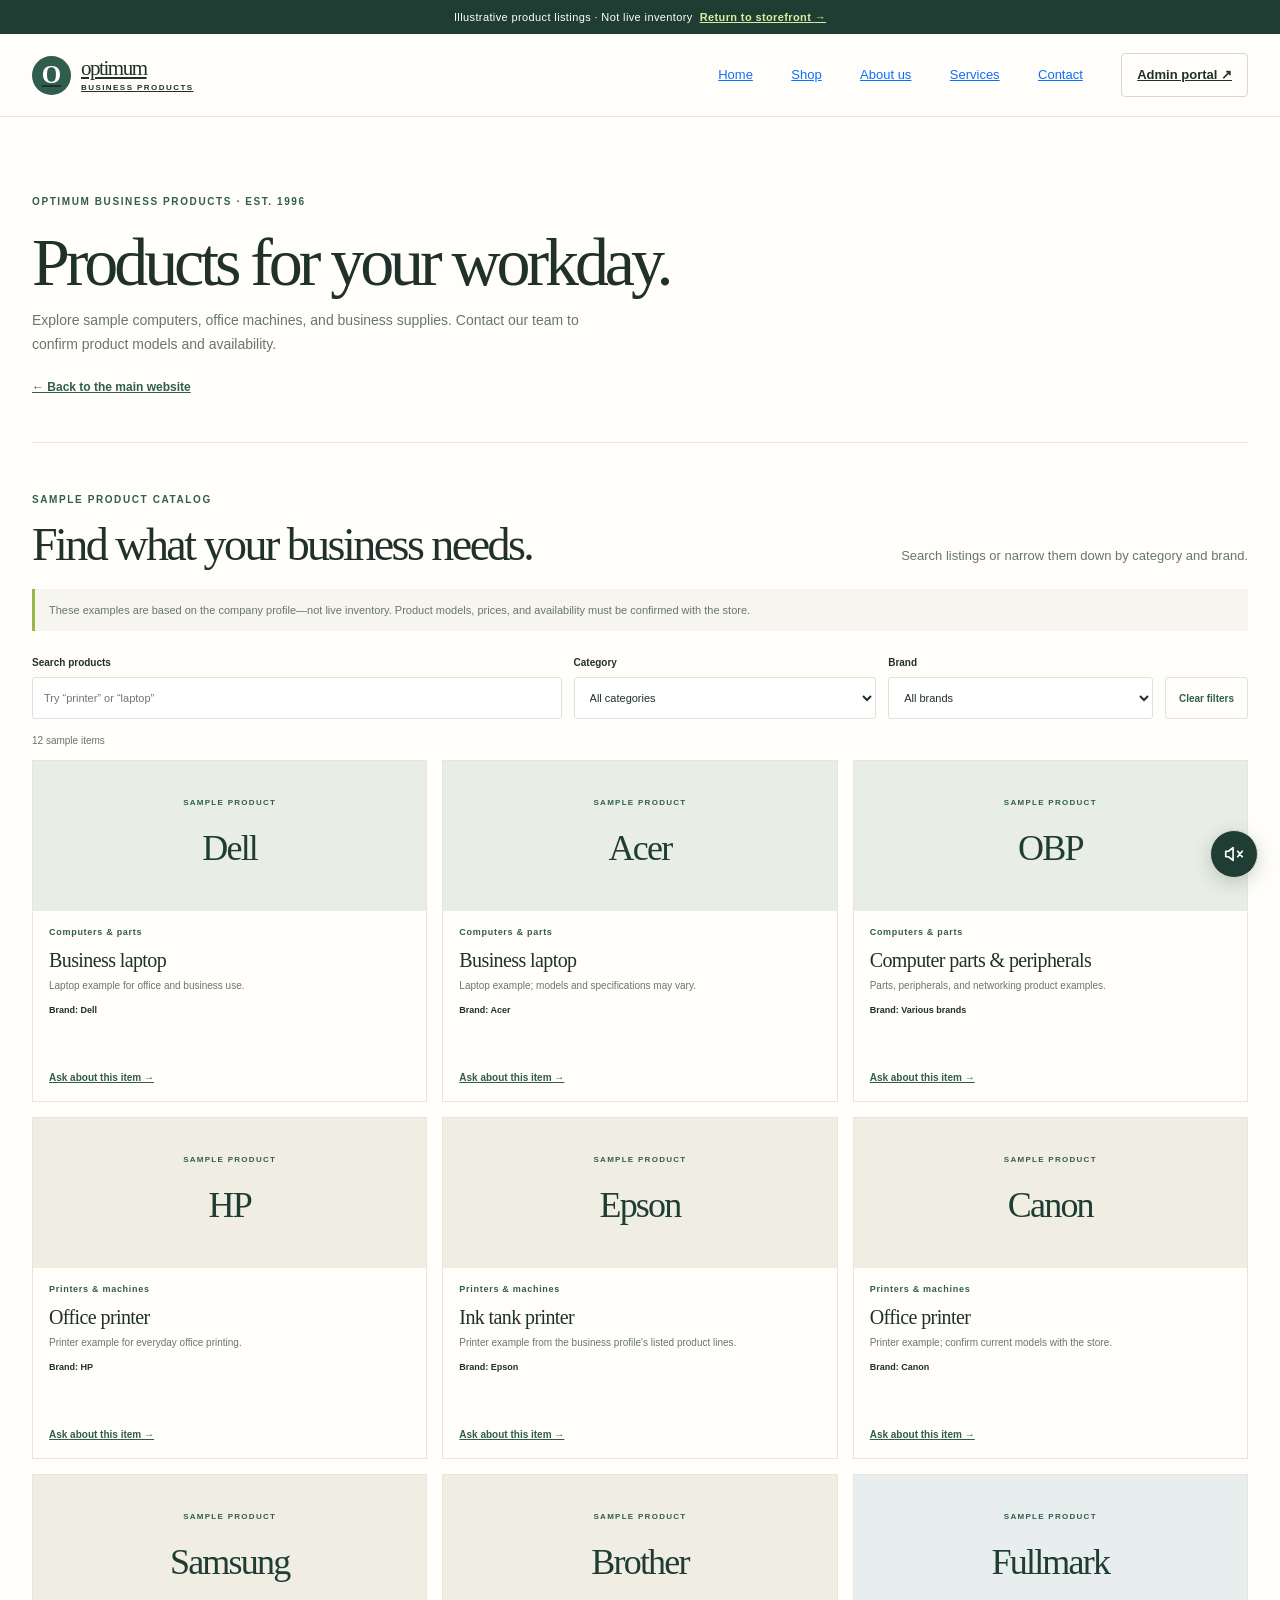
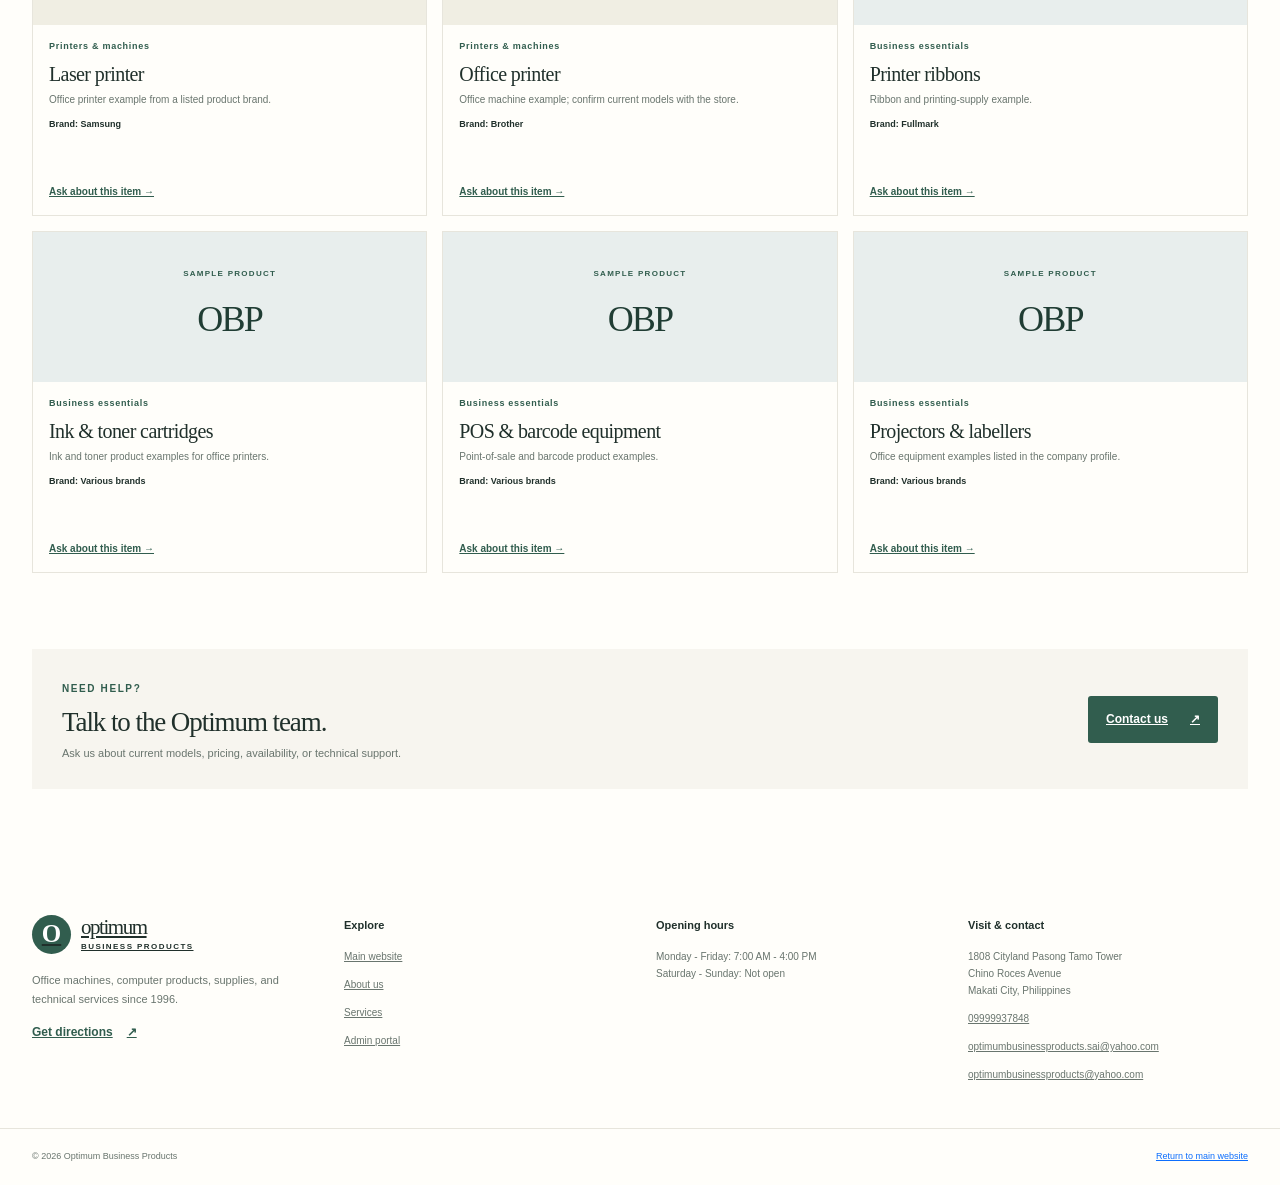
<file: OBP_website/products.html>
<!doctype html>
<html lang="en">
  <head>
    <meta charset="utf-8" />
    <meta name="viewport" content="width=device-width, initial-scale=1" />
    <meta
      name="description"
      content="Browse sample computer, printer, office equipment, and business supply listings from Optimum Business Products."
    />
    <title>Browse Products · Optimum Business Products</title>
    <link
      href="https://cdn.jsdelivr.net/npm/bootstrap@5.3.3/dist/css/bootstrap.min.css"
      rel="stylesheet"
      integrity="sha384-QWTKZyjpPEjISv5WaRU9OFeRpok6YctnYmDr5pNlyT2bRjXh0JMhjY6hW+ALEwIH"
      crossorigin="anonymous"
    />
    <link rel="stylesheet" href="/OBP_website/styles.css" />
    <script src="/OBP_website/script.js" defer></script>
  </head>
  <body class="storefront">
    <div class="store-announcement">
      <p>Illustrative product listings · Not live inventory</p>
      <a href="/">Return to storefront <span aria-hidden="true">→</span></a>
    </div>
    <header class="store-header">
      <div class="store-header-inner d-flex align-items-center justify-content-between">
        <a class="store-brand" href="/" aria-label="Optimum Business Products home">
          <span class="store-brand-mark" aria-hidden="true">O</span>
          <span class="store-brand-name">optimum<small>BUSINESS PRODUCTS</small></span>
        </a>
        <button
          class="store-menu-toggle"
          type="button"
          aria-label="Open navigation menu"
          aria-expanded="false"
          aria-controls="store-navigation"
        >
          <span></span><span></span>
        </button>
        <nav id="store-navigation" class="store-navigation" aria-label="Main navigation">
          <a href="/">Home</a>
          <a href="#products">Shop</a>
          <a href="/#about">About us</a>
          <a href="/#services">Services</a>
          <a href="/#contact">Contact</a>
          <a class="store-admin-link" href="/login">Admin portal <span aria-hidden="true">↗</span></a>
        </nav>
      </div>
    </header>

    <main class="store-catalog-page">
      <section class="store-catalog-intro">
        <span class="store-eyebrow">OPTIMUM BUSINESS PRODUCTS · EST. 1996</span>
        <h1>Products for your workday.</h1>
        <p>
          Explore sample computers, office machines, and business supplies.
          Contact our team to confirm product models and availability.
        </p>
        <a class="store-text-link" href="/">← Back to the main website</a>
      </section>

      <section id="products" class="store-section store-products">
        <div class="store-section-heading">
          <div>
            <span class="store-eyebrow">SAMPLE PRODUCT CATALOG</span>
            <h2>Find what your business needs.</h2>
          </div>
          <p>Search listings or narrow them down by category and brand.</p>
        </div>
        <p class="store-catalog-note">
          These examples are based on the company profile—not live inventory. Product models, prices, and availability must be confirmed with the store.
        </p>
        <div class="store-product-filters" role="search" aria-label="Filter sample products">
          <label>
            Search products
            <input id="product-search" type="search" placeholder="Try “printer” or “laptop”" />
          </label>
          <label>
            Category
            <select id="product-category">
              <option value="">All categories</option>
              <option value="Computers &amp; parts">Computers &amp; parts</option>
              <option value="Printers &amp; machines">Printers &amp; machines</option>
              <option value="Business essentials">Business essentials</option>
            </select>
          </label>
          <label>
            Brand
            <select id="product-brand">
              <option value="">All brands</option>
            </select>
          </label>
          <button id="clear-product-filters" class="store-filter-reset" type="button">Clear filters</button>
        </div>
        <p id="product-results" class="store-product-results" role="status" aria-live="polite"></p>
        <div id="product-grid" class="store-product-grid"></div>
        <p id="product-empty" class="store-product-empty" hidden>No sample products match those filters.</p>
      </section>

      <section class="store-catalog-return">
        <div>
          <span class="store-eyebrow">NEED HELP?</span>
          <h2>Talk to the Optimum team.</h2>
          <p>Ask us about current models, pricing, availability, or technical support.</p>
        </div>
        <a class="store-button store-button-primary" href="/#contact">
          Contact us <span aria-hidden="true">↗</span>
        </a>
      </section>
    </main>

    <footer id="contact" class="store-footer">
      <div class="store-footer-main store-catalog-footer-grid">
        <div class="store-footer-brand">
          <a class="store-brand" href="/" aria-label="Optimum Business Products home">
            <span class="store-brand-mark" aria-hidden="true">O</span>
            <span class="store-brand-name">optimum<small>BUSINESS PRODUCTS</small></span>
          </a>
          <p>Office machines, computer products, supplies, and technical services since 1996.</p>
          <a
            class="store-text-link"
            href="https://maps.google.com/?q=1808+Cityland+Pasong+Tamo+Tower+Chino+Roces+Avenue+Makati+City"
            target="_blank"
            rel="noopener noreferrer"
          >
            Get directions <span aria-hidden="true">↗</span>
          </a>
        </div>
        <div class="store-footer-column">
          <h2>Explore</h2>
          <a href="/">Main website</a>
          <a href="/#about">About us</a>
          <a href="/#services">Services</a>
          <a href="/login">Admin portal</a>
        </div>
        <div class="store-footer-column">
          <h2>Opening hours</h2>
          <p>Monday - Friday: 7:00 AM - 4:00 PM<br />Saturday - Sunday: Not open</p>
        </div>
        <div class="store-footer-column">
          <h2>Visit &amp; contact</h2>
          <address>
            1808 Cityland Pasong Tamo Tower<br />
            Chino Roces Avenue<br />
            Makati City, Philippines
          </address>
          <a href="tel:+639999937848">09999937848</a>
          <a href="mailto:optimumbusinessproducts.sai@yahoo.com">optimumbusinessproducts.sai@yahoo.com</a>
          <a href="mailto:optimumbusinessproducts@yahoo.com">optimumbusinessproducts@yahoo.com</a>
        </div>
      </div>
      <div class="store-footer-bottom">
        <span>© <span id="store-year"></span> Optimum Business Products</span>
        <a href="/">Return to main website</a>
      </div>
    </footer>
    <audio
      id="background-music"
      src="/OBP_website/assets/WDDRRP%20TEASER%20MUSIC%20VIEDO%20RUTHLESS%20RECORDS.mp3"
      loop
      preload="none"
    ></audio>
    <div class="store-music-control">
      <span id="music-status" class="store-music-status" role="status" aria-live="polite"></span>
      <button
        id="music-toggle"
        class="store-music-toggle"
        type="button"
        aria-label="Play background music"
        aria-pressed="false"
        title="Play background music"
      >
        <svg viewBox="0 0 24 24" aria-hidden="true">
          <path d="M11 5 6 9H3v6h3l5 4V5Z"></path>
          <path class="store-music-icon-on" d="M15.5 8.5a5 5 0 0 1 0 7"></path>
          <path class="store-music-icon-on" d="M18.5 5.5a9 9 0 0 1 0 13"></path>
          <path class="store-music-icon-off" d="m16 9 5 6m0-6-5 6"></path>
        </svg>
      </button>
    </div>
  </body>
</html>
</file>
<file: OBP_website/styles.css>
html {
  scroll-behavior: smooth;
}
.storefront.store-page-leaving {
  opacity: 0;
}
.storefront {
  --store-ink: #20302b;
  --store-muted: #69756e;
  --store-cream: #f7f5ef;
  --store-paper: #fffefa;
  --store-green: #315d4e;
  --store-deep: #203d34;
  --store-lime: #d7ed9f;
  --store-line: #e7e5dc;
  background: var(--store-paper);
  color: var(--store-ink);
  font-family: "Segoe UI", Arial, sans-serif;
  font-size: 15px;
  transition: opacity 180ms ease;
}
.store-announcement {
  display: flex;
  min-height: 34px;
  align-items: center;
  justify-content: center;
  gap: 7px;
  background: var(--store-deep);
  color: #fff;
  font-size: 11px;
  letter-spacing: 0.035em;
}
.store-announcement p {
  margin: 0;
}
.store-announcement a {
  color: var(--store-lime);
  font-weight: 650;
}
.store-header {
  position: relative;
  z-index: 5;
  border-bottom: 1px solid var(--store-line);
  background: var(--store-paper);
}
.store-header-inner {
  display: flex;
  width: min(1240px, calc(100% - 64px));
  height: 82px;
  align-items: center;
  justify-content: space-between;
  margin: 0 auto;
}
.store-brand {
  display: inline-flex;
  flex: 0 0 auto;
  align-items: center;
  gap: 10px;
  color: var(--store-ink);
}
.store-brand-mark {
  display: grid;
  width: 39px;
  height: 39px;
  place-items: center;
  border-radius: 50%;
  background: var(--store-green);
  color: white;
  font-family: Georgia, serif;
  font-size: 25px;
  font-weight: 700;
}
.store-brand-name {
  font-family: Georgia, "Times New Roman", serif;
  font-size: 21px;
  letter-spacing: -0.07em;
  line-height: 1;
}
.store-brand-name small {
  display: block;
  margin-top: 5px;
  font-family: "Segoe UI", Arial, sans-serif;
  font-size: 8px;
  font-weight: 700;
  letter-spacing: 0.18em;
}
.store-navigation {
  display: flex;
  align-items: center;
  gap: clamp(20px, 3vw, 42px);
  color: #46534c;
  font-size: 13px;
}
.store-navigation > a:not(.store-admin-link):hover,
.store-footer-column a:hover {
  color: var(--store-green);
}
.store-navigation .store-admin-link {
  padding: 11px 15px;
  border: 1px solid #d5d9d1;
  border-radius: 4px;
  color: var(--store-ink);
  font-weight: 650;
}
.store-navigation .store-admin-link:hover {
  border-color: var(--store-green);
  color: var(--store-green);
}
.store-menu-toggle {
  display: none;
}
.store-music-control {
  position: fixed;
  z-index: 20;
  right: 22px;
  bottom: 22px;
  display: flex;
  align-items: center;
  gap: 9px;
}
.store-music-toggle {
  display: grid;
  width: 48px;
  height: 48px;
  flex: 0 0 auto;
  place-items: center;
  border: 1px solid #d5d9d1;
  border-radius: 50%;
  background: var(--store-deep);
  color: white;
  box-shadow: 0 5px 18px rgba(32, 48, 43, 0.2);
  cursor: pointer;
  transition:
    transform 0.18s ease,
    background 0.18s ease;
}
.store-music-toggle:hover {
  transform: translateY(-2px);
  background: var(--store-green);
}
.store-music-toggle:focus-visible {
  outline: 3px solid #99b64b;
  outline-offset: 3px;
}
.store-music-toggle svg {
  width: 22px;
  height: 22px;
  fill: none;
  stroke: currentColor;
  stroke-linecap: round;
  stroke-linejoin: round;
  stroke-width: 1.8;
}
.store-music-icon-on {
  display: none;
}
.store-music-toggle[aria-pressed="true"] .store-music-icon-on {
  display: block;
}
.store-music-toggle[aria-pressed="true"] .store-music-icon-off {
  display: none;
}
.store-music-status:not(:empty) {
  max-width: min(250px, calc(100vw - 100px));
  padding: 9px 12px;
  border: 1px solid var(--store-line);
  border-radius: 3px;
  background: var(--store-paper);
  color: var(--store-ink);
  box-shadow: 0 5px 18px rgba(32, 48, 43, 0.12);
  font-size: 11px;
  line-height: 1.45;
}
.store-hero {
  display: grid;
  width: min(1240px, calc(100% - 64px));
  min-height: 570px;
  grid-template-columns: 0.91fr 1.09fr;
  align-items: center;
  gap: 58px;
  margin: 0 auto;
  padding: 55px 0 65px;
}
.store-hero-copy {
  padding: 4px 0 0 10px;
}
.store-eyebrow {
  display: inline-flex;
  align-items: center;
  gap: 8px;
  color: var(--store-green);
  font-size: 10px;
  font-weight: 750;
  letter-spacing: 0.16em;
}
.store-eyebrow > span {
  width: 7px;
  height: 7px;
  border-radius: 50%;
  background: #99b64b;
}
.store-hero h1 {
  max-width: 520px;
  margin: 22px 0 18px;
  font-family: Georgia, "Times New Roman", serif;
  font-size: clamp(49px, 5.7vw, 76px);
  font-weight: 500;
  letter-spacing: -0.065em;
  line-height: 0.99;
}
.store-hero h1 em,
.store-about h2 em {
  color: var(--store-green);
  font-weight: 500;
}
.store-hero-copy > p {
  max-width: 430px;
  margin: 0;
  color: var(--store-muted);
  font-size: 15px;
  line-height: 1.8;
}
.store-role-choice {
  display: flex;
  flex-wrap: wrap;
  gap: 11px;
  margin-top: 29px;
}
.store-button {
  display: inline-flex;
  min-height: 47px;
  align-items: center;
  justify-content: center;
  gap: 22px;
  padding: 0 17px;
  border: 1px solid transparent;
  border-radius: 3px;
  font-size: 12px;
  font-weight: 700;
  transition:
    transform 0.18s ease,
    background 0.18s ease,
    border-color 0.18s ease;
}
.store-button:hover {
  transform: translateY(-2px);
}
.store-button-primary {
  background: var(--store-green);
  color: #fff;
}
.store-button-primary:hover {
  background: var(--store-deep);
}
.store-button-secondary {
  border-color: #d7dbd3;
  background: transparent;
  color: var(--store-ink);
}
.store-button-secondary:hover {
  border-color: var(--store-green);
  color: var(--store-green);
}
.store-hero-note {
  display: flex;
  align-items: center;
  gap: 10px;
  margin-top: 42px;
  color: var(--store-muted);
  font-size: 11px;
}
.store-note-icon {
  display: grid;
  width: 27px;
  height: 27px;
  place-items: center;
  border: 1px solid #dde2d8;
  border-radius: 50%;
  color: var(--store-green);
}
.store-hero-visual {
  position: relative;
  min-height: 410px;
  align-self: stretch;
  margin-right: 10px;
}
.store-hero-visual > img {
  position: absolute;
  width: 100%;
  height: 100%;
  border-radius: 3px;
  object-fit: cover;
  object-position: center;
}
.store-hero-visual::after {
  position: absolute;
  inset: 45% 0 0;
  border-radius: 0 0 3px 3px;
  background: linear-gradient(transparent, rgba(20, 34, 27, 0.65));
  content: "";
}
.store-image-caption {
  position: absolute;
  z-index: 1;
  right: 28px;
  bottom: 28px;
  left: 28px;
  display: grid;
  gap: 8px;
  color: white;
}
.store-image-caption span {
  font-size: 9px;
  font-weight: 700;
  letter-spacing: 0.15em;
}
.store-image-caption strong {
  font-family: Georgia, "Times New Roman", serif;
  font-size: 25px;
  font-weight: 500;
}
.store-float-card {
  position: absolute;
  z-index: 2;
  right: -25px;
  bottom: 100px;
  display: flex;
  align-items: center;
  gap: 12px;
  max-width: 240px;
  padding: 15px 18px;
  border: 1px solid #eeece4;
  border-radius: 3px;
  background: var(--store-paper);
  box-shadow: 0 12px 35px rgba(32, 48, 43, 0.13);
}
.store-float-icon {
  display: grid;
  width: 33px;
  height: 33px;
  flex: 0 0 auto;
  place-items: center;
  border-radius: 50%;
  background: #edf2e2;
  color: var(--store-green);
}
.store-float-card strong,
.store-float-card small {
  display: block;
}
.store-float-card strong {
  font-size: 11px;
}
.store-float-card small {
  margin-top: 4px;
  color: var(--store-muted);
  font-size: 9px;
}
.store-section {
  width: min(1240px, calc(100% - 64px));
  margin: 0 auto;
  padding: 76px 0;
}
.store-collections {
  border-top: 1px solid var(--store-line);
}
.store-section-heading {
  display: flex;
  align-items: end;
  justify-content: space-between;
  gap: 24px;
  margin-bottom: 27px;
}
.store-section-heading h2,
.store-about h2,
.store-invite h2 {
  margin: 10px 0 0;
  font-family: Georgia, "Times New Roman", serif;
  font-size: clamp(32px, 4vw, 46px);
  font-weight: 500;
  letter-spacing: -0.055em;
  line-height: 1.08;
}
.store-section-heading > p {
  margin: 0 0 4px;
  color: var(--store-muted);
  font-size: 13px;
}
.store-category-grid {
  display: grid;
  grid-template-columns: 1.32fr 1fr 1fr;
  gap: 17px;
}
.store-category-card {
  position: relative;
  display: block;
  min-height: 310px;
  overflow: hidden;
  background: #e8e8de;
  color: white;
}
.store-category-card::after {
  position: absolute;
  inset: 35% 0 0;
  background: linear-gradient(transparent, rgba(14, 25, 20, 0.68));
  content: "";
}
.store-category-card img {
  width: 100%;
  height: 100%;
  min-height: 310px;
  object-fit: cover;
  transition: transform 0.45s ease;
}
.store-category-card:hover img {
  transform: scale(1.035);
}
.store-category-label {
  position: absolute;
  z-index: 1;
  right: 60px;
  bottom: 22px;
  left: 22px;
  display: grid;
  gap: 7px;
}
.store-category-label > span {
  max-width: 340px;
  font-size: 10px;
  line-height: 1.55;
}
.store-category-label small {
  font-size: 9px;
  font-weight: 700;
  letter-spacing: 0.14em;
}
.store-category-label strong {
  font-family: Georgia, "Times New Roman", serif;
  font-size: 24px;
  font-weight: 500;
}
.store-category-arrow {
  position: absolute;
  z-index: 1;
  right: 17px;
  bottom: 20px;
  display: grid;
  width: 33px;
  height: 33px;
  place-items: center;
  border: 1px solid rgba(255, 255, 255, 0.6);
  border-radius: 50%;
}
.store-brand-list {
  margin: 20px 0 0;
  padding-top: 15px;
  border-top: 1px solid var(--store-line);
  color: var(--store-muted);
  font-size: 10px;
  line-height: 1.7;
}
.store-brand-list strong {
  margin-left: 5px;
  color: var(--store-ink);
  letter-spacing: 0.03em;
}
.store-products {
  border-top: 1px solid var(--store-line);
}
.store-catalog-intro {
  width: min(1240px, calc(100% - 64px));
  margin: 0 auto;
  padding: 72px 0 45px;
}
.store-catalog-intro h1 {
  max-width: 760px;
  margin: 16px 0 12px;
  font-family: Georgia, "Times New Roman", serif;
  font-size: clamp(42px, 6vw, 68px);
  font-weight: 500;
  letter-spacing: -0.06em;
  line-height: 1;
}
.store-catalog-intro > p {
  max-width: 590px;
  margin: 0 0 18px;
  color: var(--store-muted);
  font-size: 14px;
  line-height: 1.75;
}
.store-catalog-page .store-products {
  padding-top: 44px;
}
.store-catalog-return {
  display: flex;
  width: min(1240px, calc(100% - 64px));
  align-items: center;
  justify-content: space-between;
  gap: 24px;
  margin: 0 auto 72px;
  padding: 27px 30px;
  background: var(--store-cream);
}
.store-catalog-return h2 {
  margin: 7px 0;
  font-family: Georgia, "Times New Roman", serif;
  font-size: 27px;
  font-weight: 500;
  letter-spacing: -0.04em;
}
.store-catalog-return p {
  margin: 0;
  color: var(--store-muted);
  font-size: 11px;
}
.store-catalog-note {
  margin: -7px 0 20px;
  padding: 12px 14px;
  border-left: 3px solid #99b64b;
  background: var(--store-cream);
  color: var(--store-muted);
  font-size: 11px;
  line-height: 1.65;
}
.store-product-filters {
  display: grid;
  grid-template-columns: minmax(200px, 1.4fr) minmax(160px, 0.8fr) minmax(140px, 0.7fr) auto;
  align-items: end;
  gap: 12px;
  margin: 24px 0 14px;
}
.store-product-filters label {
  display: grid;
  gap: 7px;
  color: var(--store-ink);
  font-size: 10px;
  font-weight: 700;
}
.store-product-filters input,
.store-product-filters select {
  width: 100%;
  min-width: 0;
  height: 42px;
  padding: 0 11px;
  border: 1px solid #dfe3d9;
  border-radius: 3px;
  background: white;
  color: var(--store-ink);
  font-size: 11px;
  font-weight: 400;
}
.store-filter-reset {
  height: 42px;
  padding: 0 13px;
  border: 1px solid #dfe3d9;
  border-radius: 3px;
  background: transparent;
  color: var(--store-green);
  font-size: 10px;
  font-weight: 700;
}
.store-filter-reset:hover {
  border-color: var(--store-green);
  background: var(--store-cream);
}
.store-product-results {
  margin: 0 0 12px;
  color: var(--store-muted);
  font-size: 10px;
}
.store-product-grid {
  display: grid;
  grid-template-columns: repeat(3, minmax(0, 1fr));
  gap: 15px;
}
.store-product-card {
  overflow: hidden;
  border: 1px solid var(--store-line);
  background: var(--store-paper);
  transition:
    transform 0.18s ease,
    box-shadow 0.18s ease;
}
.store-product-card:hover {
  transform: translateY(-2px);
  box-shadow: 0 10px 24px rgba(32, 48, 43, 0.08);
}
.store-product-art {
  display: flex;
  min-height: 150px;
  align-items: center;
  justify-content: center;
  flex-direction: column;
  gap: 12px;
  color: var(--store-deep);
}
.store-product-art-computers {
  background: #e8eee5;
}
.store-product-art-machines {
  background: #f0eee3;
}
.store-product-art-supplies {
  background: #e8eeed;
}
.store-product-art > span {
  color: var(--store-green);
  font-size: 8px;
  font-weight: 750;
  letter-spacing: 0.16em;
}
.store-product-art > strong {
  max-width: 90%;
  font-family: Georgia, "Times New Roman", serif;
  font-size: clamp(24px, 3vw, 36px);
  font-weight: 500;
  letter-spacing: -0.05em;
  text-align: center;
}
.store-product-details {
  display: flex;
  min-height: 190px;
  align-items: flex-start;
  flex-direction: column;
  padding: 15px 16px 16px;
}
.store-product-category {
  color: var(--store-green);
  font-size: 9px;
  font-weight: 700;
  letter-spacing: 0.08em;
}
.store-product-details h3 {
  margin: 8px 0 6px;
  font-family: Georgia, "Times New Roman", serif;
  font-size: 20px;
  font-weight: 500;
  letter-spacing: -0.03em;
  line-height: 1.2;
}
.store-product-details > p {
  margin: 0;
  color: var(--store-muted);
  font-size: 10px;
  line-height: 1.6;
}
.store-product-details .store-product-brand {
  margin-top: 9px;
  color: var(--store-ink);
  font-size: 9px;
  font-weight: 650;
}
.store-product-details > a {
  margin-top: auto;
  padding-top: 14px;
  color: var(--store-green);
  font-size: 10px;
  font-weight: 700;
}
.store-product-empty {
  padding: 24px;
  border: 1px dashed #dfe3d9;
  color: var(--store-muted);
  font-size: 12px;
  text-align: center;
}
.store-about {
  display: grid;
  grid-template-columns: 1fr 0.95fr;
  align-items: center;
  gap: clamp(40px, 8vw, 110px);
  padding: 78px max(32px, calc((100% - 1240px) / 2));
  background: var(--store-cream);
}
.store-about-image {
  position: relative;
  min-height: 390px;
}
.store-about-image img {
  width: 100%;
  height: 390px;
  object-fit: cover;
}
.store-about-image > span {
  position: absolute;
  right: 0;
  bottom: 0;
  padding: 12px 16px;
  background: var(--store-deep);
  color: white;
  font-size: 9px;
  font-weight: 700;
  letter-spacing: 0.12em;
}
.store-about h2 {
  max-width: 450px;
  margin-top: 15px;
  font-size: clamp(37px, 4vw, 52px);
}
.store-about-copy > p {
  max-width: 450px;
  margin: 18px 0;
  color: var(--store-muted);
  font-size: 13px;
  line-height: 1.85;
}
.store-text-link {
  display: inline-flex;
  align-items: center;
  gap: 14px;
  color: var(--store-green);
  font-size: 12px;
  font-weight: 700;
}
.store-promise-list {
  display: grid;
  gap: 0;
  margin-top: 30px;
  border-top: 1px solid #dfded4;
}
.store-promise-list > div {
  display: flex;
  align-items: center;
  gap: 17px;
  padding: 13px 0;
  border-bottom: 1px solid #dfded4;
  font-size: 12px;
}
.store-promise-list span {
  color: #8b9986;
  font-size: 10px;
}
.store-services {
  padding-top: 83px;
  padding-bottom: 90px;
}
.store-service-grid {
  display: grid;
  grid-template-columns: repeat(3, minmax(0, 1fr));
  border-top: 1px solid var(--store-line);
  border-bottom: 1px solid var(--store-line);
}
.store-service-card {
  min-height: 218px;
  padding: 23px 24px 23px 0;
}
.store-service-card + .store-service-card {
  padding-left: 24px;
  border-left: 1px solid var(--store-line);
}
.store-service-label {
  color: var(--store-green);
  font-size: 9px;
  font-weight: 700;
  letter-spacing: 0.13em;
}
.store-service-card h3 {
  max-width: 290px;
  margin: 18px 0 9px;
  font-family: Georgia, "Times New Roman", serif;
  font-size: 22px;
  font-weight: 500;
  letter-spacing: -0.03em;
  line-height: 1.18;
}
.store-service-card p {
  max-width: 300px;
  margin: 0;
  color: var(--store-muted);
  font-size: 11px;
  line-height: 1.7;
}
.store-service-card a {
  display: inline-flex;
  align-items: center;
  gap: 8px;
  margin-top: 20px;
  color: var(--store-green);
  font-size: 10px;
  font-weight: 700;
}
.store-invite {
  display: flex;
  min-height: 180px;
  align-items: center;
  justify-content: space-between;
  gap: 30px;
  padding: 38px max(32px, calc((100% - 1240px) / 2));
  background: var(--store-green);
  color: white;
}
.store-invite .store-eyebrow {
  color: #d7ed9f;
}
.store-invite h2 {
  margin-top: 11px;
  font-size: clamp(29px, 3.4vw, 40px);
}
.store-button-light {
  flex: 0 0 auto;
  background: var(--store-paper);
  color: var(--store-deep);
}
.store-button-light:hover {
  background: var(--store-lime);
}
.store-map-section {
  width: min(1240px, calc(100% - 64px));
  margin: 0 auto;
  padding: 58px 0 64px;
}
.store-map-heading {
  display: flex;
  align-items: flex-end;
  justify-content: space-between;
  gap: 24px;
  margin-bottom: 20px;
}
.store-map-heading h2 {
  margin: 9px 0 5px;
  font-family: Georgia, "Times New Roman", serif;
  font-size: clamp(30px, 3.5vw, 40px);
  font-weight: 500;
  letter-spacing: -0.05em;
}
.store-map-heading p {
  margin: 0;
  color: var(--store-muted);
  font-size: 12px;
}
.store-map-frame {
  height: 360px;
  overflow: hidden;
  border: 1px solid var(--store-line);
  background: var(--store-cream);
}
.store-map-frame iframe {
  display: block;
  width: 100%;
  height: 100%;
  border: 0;
}
.store-footer {
  background: var(--store-paper);
}
.store-footer-main {
  display: grid;
  width: min(1240px, calc(100% - 64px));
  grid-template-columns: 1.2fr 0.65fr 0.8fr 1.15fr 1fr;
  gap: 32px;
  margin: 0 auto;
  padding: 54px 0 45px;
}
.store-catalog-footer-grid {
  grid-template-columns: repeat(4, minmax(0, 1fr));
}
.store-footer-brand > p,
.store-footer-column > p,
.store-footer-column address,
.store-footer-newsletter > p {
  color: var(--store-muted);
  font-size: 11px;
  line-height: 1.75;
}
.store-footer-brand > p {
  margin: 17px 0 11px;
}
.store-footer-brand .store-contact-note {
  margin-top: 9px;
  color: #89918a;
  font-size: 9px;
}
.store-footer-column,
.store-footer-newsletter {
  display: flex;
  align-items: flex-start;
  flex-direction: column;
  gap: 11px;
}
.store-footer-column h2,
.store-footer-newsletter h2 {
  margin: 4px 0 5px;
  font-size: 11px;
  font-weight: 750;
}
.store-footer-column a,
.store-footer-column > p,
.store-footer-column address {
  margin: 0;
  color: var(--store-muted);
  font-size: 10px;
  line-height: 1.7;
  overflow-wrap: anywhere;
}
.store-footer-column a span {
  color: var(--store-green);
}
.store-footer-column address {
  font-style: normal;
}
.store-footer-newsletter > p {
  margin: 0;
}
.store-newsletter-form {
  width: 100%;
}
.store-newsletter-input {
  display: flex;
  min-height: 38px;
  border-bottom: 1px solid #9fa99b;
}
.store-newsletter-input input {
  width: 100%;
  min-width: 0;
  border: 0;
  background: transparent;
  color: var(--store-ink);
  font-size: 10px;
}
.store-newsletter-input input:focus {
  outline: 0;
}
.store-newsletter-input button {
  width: 35px;
  flex: 0 0 auto;
  border: 0;
  background: transparent;
  color: var(--store-green);
  font-size: 18px;
}
#newsletter-message {
  display: block;
  min-height: 14px;
  margin-top: 6px;
  color: var(--store-muted);
  font-size: 9px;
}
.store-footer-bottom {
  display: flex;
  min-height: 57px;
  align-items: center;
  justify-content: space-between;
  gap: 15px;
  padding: 11px max(32px, calc((100% - 1240px) / 2));
  border-top: 1px solid var(--store-line);
  color: var(--store-muted);
  font-size: 9px;
}
@media (max-width: 900px) {
  .store-hero {
    min-height: 490px;
    gap: 30px;
  }
  .store-hero h1 {
    font-size: clamp(47px, 6.3vw, 62px);
  }
  .store-hero-visual {
    min-height: 350px;
    margin-right: 0;
  }
  .store-float-card {
    right: -10px;
  }
  .store-category-grid {
    grid-template-columns: 1fr 1fr;
  }
  .store-category-wide {
    grid-column: span 2;
  }
  .store-category-card,
  .store-category-card img {
    min-height: 260px;
  }
  .store-product-filters {
    grid-template-columns: repeat(2, minmax(0, 1fr));
  }
  .store-product-grid {
    grid-template-columns: repeat(2, minmax(0, 1fr));
  }
  .store-about {
    gap: 38px;
  }
  .store-about-image,
  .store-about-image img {
    min-height: 330px;
    height: 330px;
  }
  .store-footer-main {
    grid-template-columns: repeat(2, minmax(0, 1fr));
    gap: 30px 24px;
  }
  .store-catalog-footer-grid {
    grid-template-columns: repeat(2, minmax(0, 1fr));
  }
  .store-footer-brand {
    grid-column: span 2;
  }
  .store-footer-newsletter {
    grid-column: span 2;
    padding-top: 7px;
  }
}
@media (max-width: 680px) {
  .store-announcement {
    min-height: 32px;
    font-size: 9px;
  }
  .store-header-inner {
    width: calc(100% - 36px);
    height: 69px;
  }
  .store-music-control {
    right: 14px;
    bottom: 14px;
  }
  .store-music-toggle {
    width: 44px;
    height: 44px;
  }
  .store-catalog-intro,
  .store-catalog-return {
    width: calc(100% - 36px);
  }
  .store-catalog-intro {
    padding: 49px 0 32px;
  }
  .store-catalog-intro h1 {
    font-size: 43px;
  }
  .store-catalog-page .store-products {
    padding-top: 38px;
  }
  .store-catalog-return {
    align-items: flex-start;
    flex-direction: column;
    margin-bottom: 48px;
    padding: 22px;
  }
  .store-brand-mark {
    width: 35px;
    height: 35px;
    font-size: 22px;
  }
  .store-brand-name {
    font-size: 19px;
  }
  .store-menu-toggle {
    display: flex;
    width: 42px;
    height: 42px;
    align-items: center;
    justify-content: center;
    flex-direction: column;
    gap: 6px;
    border: 1px solid var(--store-line);
    border-radius: 3px;
    background: transparent;
  }
  .store-menu-toggle span {
    width: 17px;
    height: 1.5px;
    background: var(--store-ink);
    transition: transform 0.18s ease;
  }
  .store-menu-toggle[aria-expanded="true"] span:first-child {
    transform: translateY(3.75px) rotate(45deg);
  }
  .store-menu-toggle[aria-expanded="true"] span:last-child {
    transform: translateY(-3.75px) rotate(-45deg);
  }
  .store-navigation {
    position: absolute;
    top: 100%;
    right: 0;
    left: 0;
    display: none;
    align-items: stretch;
    flex-direction: column;
    gap: 0;
    padding: 8px 18px 17px;
    border-bottom: 1px solid var(--store-line);
    background: var(--store-paper);
    box-shadow: 0 12px 18px rgba(32, 48, 43, 0.07);
  }
  .store-navigation.is-open {
    display: flex;
  }
  .store-navigation > a:not(.store-admin-link) {
    padding: 13px 2px;
    border-bottom: 1px solid var(--store-line);
  }
  .store-navigation .store-admin-link {
    align-self: flex-start;
    margin-top: 12px;
  }
  .store-hero {
    width: calc(100% - 36px);
    grid-template-columns: 1fr;
    gap: 28px;
    padding: 54px 0 50px;
  }
  .store-hero-copy {
    padding-left: 0;
  }
  .store-hero h1 {
    max-width: 430px;
    margin: 19px 0 13px;
    font-size: clamp(49px, 13vw, 69px);
  }
  .store-hero-copy > p {
    max-width: 460px;
    font-size: 13px;
  }
  .store-role-choice {
    margin-top: 23px;
  }
  .store-button {
    min-height: 44px;
    gap: 15px;
    padding: 0 13px;
    font-size: 11px;
  }
  .store-hero-note {
    margin-top: 22px;
  }
  .store-hero-visual {
    min-height: 310px;
  }
  .store-float-card {
    right: 10px;
    bottom: 72px;
  }
  .store-section {
    width: calc(100% - 36px);
    padding: 57px 0;
  }
  .store-section-heading {
    align-items: flex-start;
    flex-direction: column;
    gap: 12px;
  }
  .store-section-heading h2 {
    font-size: 36px;
  }
  .store-section-heading > p {
    font-size: 12px;
  }
  .store-category-grid {
    grid-template-columns: 1fr;
    gap: 12px;
  }
  .store-category-wide {
    grid-column: auto;
  }
  .store-category-card,
  .store-category-card img {
    min-height: 245px;
    height: 245px;
  }
  .store-product-filters,
  .store-product-grid {
    grid-template-columns: 1fr;
  }
  .store-product-art {
    min-height: 130px;
  }
  .store-product-details {
    min-height: 174px;
  }
  .store-about {
    grid-template-columns: 1fr;
    gap: 33px;
    padding: 52px 18px;
  }
  .store-about-image,
  .store-about-image img {
    min-height: 260px;
    height: 260px;
  }
  .store-about h2 {
    font-size: 40px;
  }
  .store-services .store-section-heading {
    align-items: flex-start;
  }
  .store-service-grid {
    grid-template-columns: 1fr;
  }
  .store-service-card,
  .store-service-card + .store-service-card {
    min-height: 0;
    padding: 20px 0;
    border-left: 0;
  }
  .store-service-card + .store-service-card {
    border-top: 1px solid var(--store-line);
  }
  .store-service-card h3 {
    margin-top: 12px;
  }
  .store-service-card a {
    margin-top: 13px;
  }
  .store-invite {
    align-items: flex-start;
    flex-direction: column;
    gap: 21px;
    padding: 37px 18px;
  }
  .store-invite h2 {
    font-size: 34px;
  }
  .store-map-section {
    width: calc(100% - 36px);
    padding: 42px 0 48px;
  }
  .store-map-heading {
    align-items: flex-start;
    flex-direction: column;
    gap: 13px;
  }
  .store-map-heading h2 {
    font-size: 34px;
  }
  .store-map-frame {
    height: 290px;
  }
  .store-footer-main {
    width: calc(100% - 36px);
    grid-template-columns: 1fr 1fr;
    gap: 30px 20px;
    padding: 40px 0;
  }
  .store-footer-brand {
    grid-column: span 2;
  }
  .store-footer-newsletter {
    grid-column: span 2;
  }
  .store-footer-bottom {
    align-items: flex-start;
    flex-wrap: wrap;
    padding: 14px 18px;
    font-size: 8px;
  }
}
@media (prefers-reduced-motion: reduce) {
  html {
    scroll-behavior: auto !important;
  }
  .storefront {
    transition-duration: 0.01ms !important;
  }
  .storefront *,
  .storefront *::before,
  .storefront *::after {
    scroll-behavior: auto !important;
    transition-duration: 0.01ms !important;
  }
}
</file>
